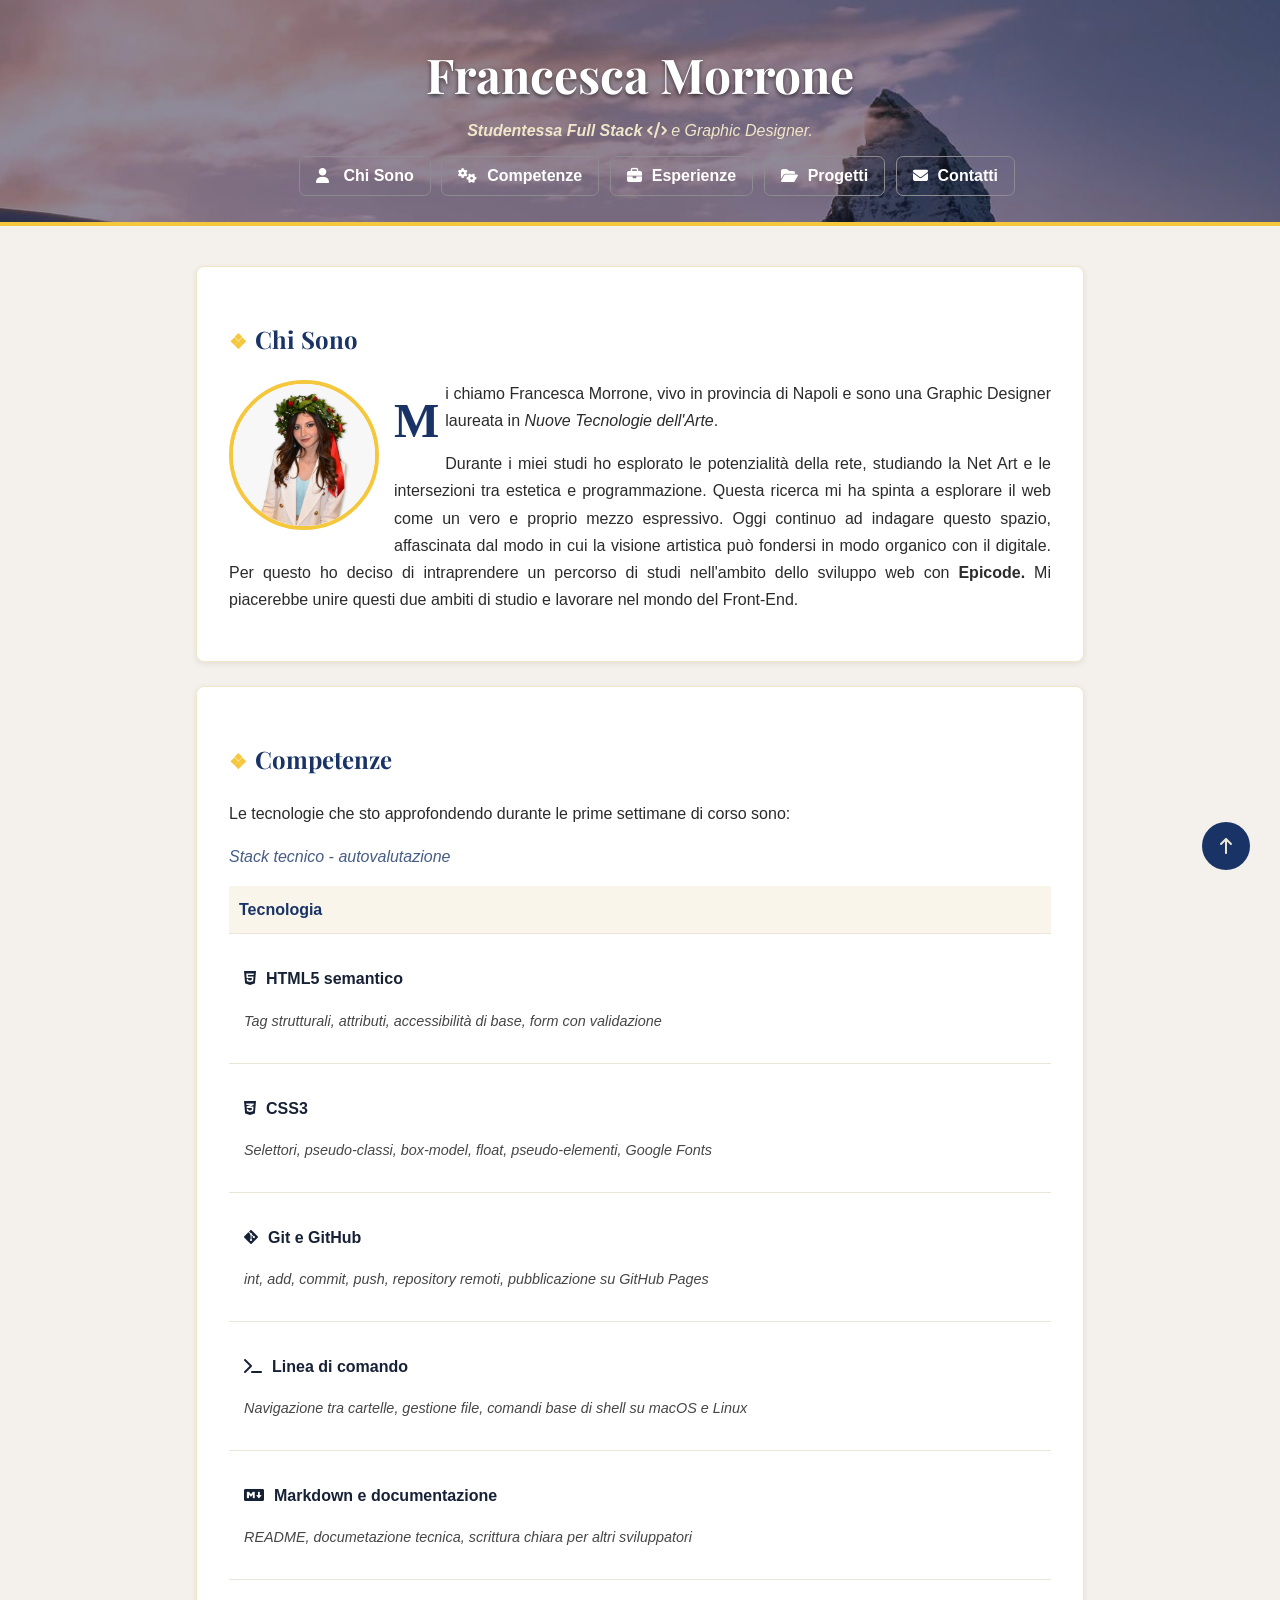
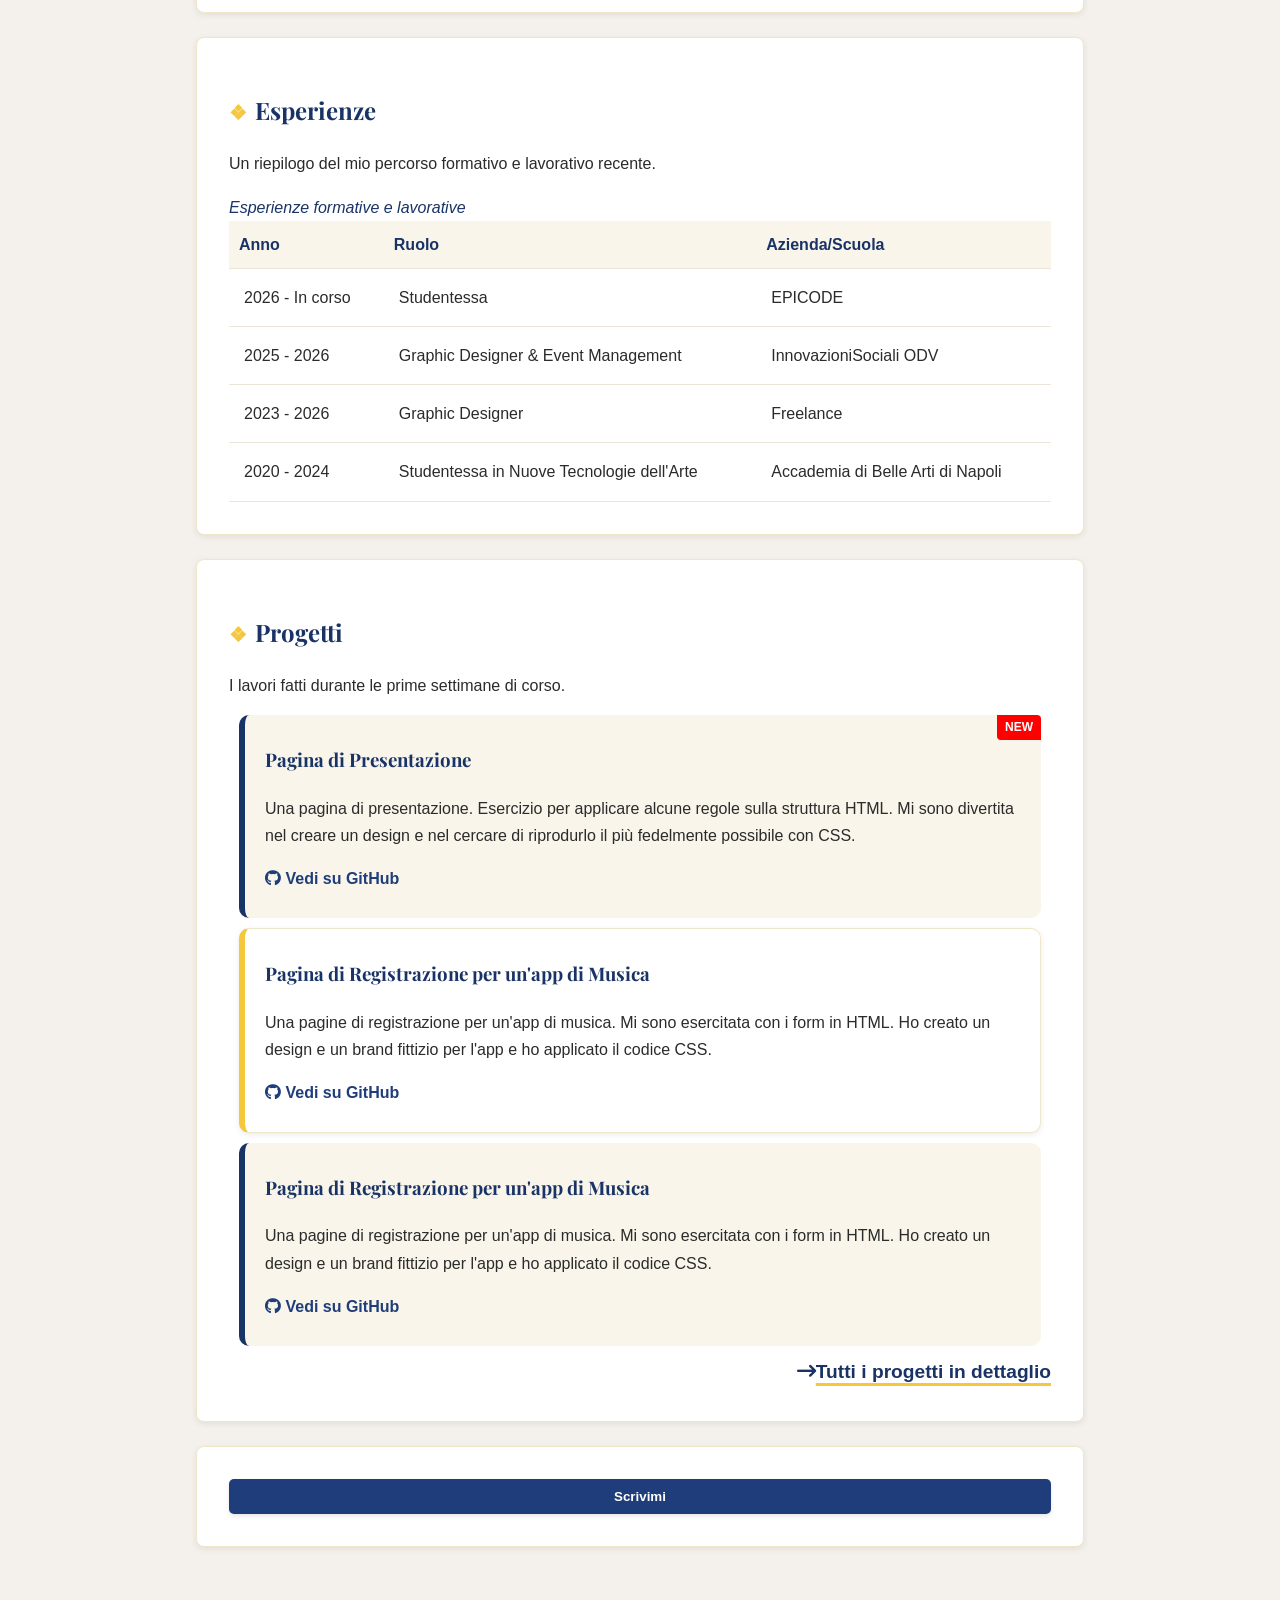
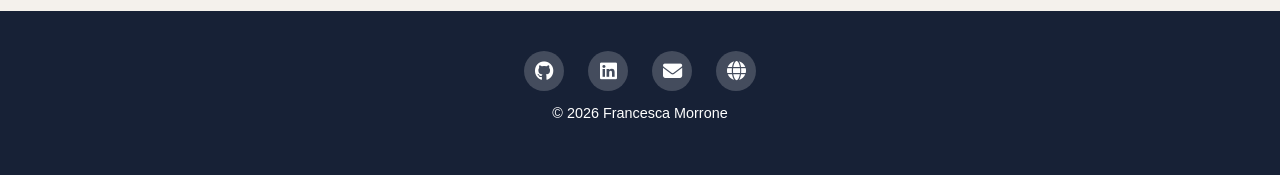
<file: index.html>
<!DOCTYPE html>
<html lang="it">

<head>
    <meta charset="UTF-8">
    <meta name="viewport" content="width=device-width, initial-scale=1.0">
    <title>Portfolio di Francesca Morrone</title>
    <link rel="stylesheet" href="assets/CSS/style.css" />
    <link rel="stylesheet" href="https://cdnjs.cloudflare.com/ajax/libs/font-awesome/6.5.2/css/all.min.css" />
</head>

<body>

    <!--blocco header-->
    <header id="site-header">
        <h1 id="start">Francesca Morrone</h1>
        <p class="tagline"><strong>Studentessa Full Stack <i class="fa-solid fa-code"></i></strong> e Graphic Designer.
        </p>
        <!--blocco nav-->
        <nav>
            <ul>
                <li><a href="#chi-sono"><i class="navbar-icons fa-solid fa-user"></i> Chi Sono</a></li>
                <li><a href="#competenze"><i class="navbar-icons fa-solid fa-gears"></i>Competenze</a></li>
                <li><a href="#esperienze"><i class="navbar-icons fa-solid fa-briefcase"></i>Esperienze</a></li>
                <li><a href="#progetti"><i class="navbar-icons fa-sharp fa-solid fa-folder-open"></i>Progetti</a></li>
                <li><a href="#contatti"><i class="navbar-icons fa-solid fa-envelope"></i>Contatti</a></li>
            </ul>
        </nav>
    </header>

    <!--blocco main-->
    <main>
        <!--section "chi sono"-->
        <section id="chi-sono">
            <h2>Chi Sono</h2>

            <img src="assets/IMG/avatar.png" alt="foto profilo" class="avatar" />

            <div>
                <p>Mi chiamo Francesca Morrone, vivo in provincia di Napoli e sono una Graphic Designer laureata in
                    <em>Nuove Tecnologie dell'Arte</em>.
                </p>
                <p>Durante i miei studi ho esplorato le potenzialità della rete, studiando la Net Art e le intersezioni
                    tra
                    estetica e programmazione. Questa ricerca mi ha spinta a esplorare il web come un vero e proprio
                    mezzo
                    espressivo. Oggi continuo ad indagare questo spazio, affascinata dal modo in cui la visione
                    artistica
                    può fondersi in modo organico con il digitale. Per questo ho deciso di intraprendere un percorso di
                    studi nell'ambito dello sviluppo web con <strong>Epicode.</strong> Mi piacerebbe unire questi due
                    ambiti
                    di studio e lavorare nel mondo del Front-End.</p>
            </div>
        </section>

        <!--section "competenze"-->
        <section id="competenze">
            <h2>Competenze</h2>
            <p>Le tecnologie che sto approfondendo durante le prime settimane di corso sono:</p>
            <p>Stack tecnico - autovalutazione</p>

            <div class="table-wrapper">
                <table class="tabella-competenze">
                    <thead>
                        <tr>
                            <th>Tecnologia</th>
                            <!-- <th>Livello</th> -->
                        </tr>
                    </thead>

                    <tbody>
                        <tr>
                            <td>
                                <p><i class="fa-brands fa-html5"></i>HTML5 semantico</p>
                                <p>Tag strutturali, attributi, accessibilità di base, form con validazione</p>
                            </td>
                            <!-- <td>
                            <div class="gray-bar">
                                <div class="first-bar"></div>
                            </div>
                        </td> -->
                        </tr>
                        <tr>
                            <td>
                                <p><i class="fa-brands fa-css3-alt"></i>CSS3</p>
                                <p>Selettori, pseudo-classi, box-model, float, pseudo-elementi, Google Fonts</p>
                            </td>
                            <!-- <td>
                            <div class="gray-bar">
                                <div class="second-bar"></div>
                            </div>
                        </td> -->
                        </tr>
                        <tr>
                            <td>
                                <p><i class="fa-brands fa-git-alt"></i>Git e GitHub</p>
                                <p>int, add, commit, push, repository remoti, pubblicazione su GitHub Pages</p>
                            </td>
                            <!-- <td>
                            <div class="gray-bar">
                                <div class="third-bar"></div>
                            </div>
                        </td> -->
                        </tr>
                        <tr>
                            <td>
                                <p><i class="fa-sharp fa-solid fa-terminal"></i>Linea di comando</p>
                                <p>Navigazione tra cartelle, gestione file, comandi base di shell su macOS e Linux</p>
                            </td>
                            <!-- <td>
                            <div class="gray-bar">
                                <div class="fifth-bar"></div>
                            </div>
                        </td> -->
                        </tr>
                        <tr>
                            <td>
                                <p><i class="fa-brands fa-markdown"></i>Markdown e documentazione</p>
                                <p>README, documetazione tecnica, scrittura chiara per altri sviluppatori</p>
                            </td>
                            <!-- <td>
                            <div class="gray-bar">
                                <div class="fifth-bar"></div>
                            </div>
                        </td> -->
                        </tr>
                    </tbody>
                </table>
            </div>

        </section>

        <!--section "esperienze"-->
        <section id="esperienze">
            <h2>Esperienze</h2>
            <p>Un riepilogo del mio percorso formativo e lavorativo recente.</p>

            <div class="table-wrapper">
                <table class="tabella-esperienze">
                    <caption>Esperienze formative e lavorative</caption>
                    <thead>
                        <tr>
                            <th>Anno</th>
                            <th>Ruolo</th>
                            <th>Azienda/Scuola</th>
                        </tr>
                    </thead>
                    <tbody>
                        <tr>
                            <td>2026 - In corso</td>
                            <td>Studentessa</td>
                            <td>EPICODE</td>
                        </tr>
                        <tr>
                            <td>2025 - 2026</td>
                            <td>Graphic Designer & Event Management</td>
                            <td>InnovazioniSociali ODV</td>
                        </tr>
                        <tr>
                            <td>2023 - 2026</td>
                            <td>Graphic Designer</td>
                            <td>Freelance</td>
                        </tr>
                        <tr>
                            <td>2020 - 2024</td>
                            <td>Studentessa in Nuove Tecnologie dell'Arte</td>
                            <td>Accademia di Belle Arti di Napoli</td>
                        </tr>
                    </tbody>
                </table>
            </div>
        </section>

        <!--section "Progetti"-->
        <section id="progetti">

            <h2>Progetti</h2>
            <p>I lavori fatti durante le prime settimane di corso.</p>

            <!--profetto n1-->
            <div class="card-progetto">
                <h3>Pagina di Presentazione</h3>
                <p>Una pagina di presentazione. Esercizio per applicare alcune regole sulla struttura HTML. Mi sono
                    divertita nel creare un design e nel cercare di riprodurlo il più fedelmente possibile con CSS.</p>
                <p><a class="github" href="https://github.com/francescamorrone/epicode-challenge-n1" target="_blank"><i
                            class="fa-brands fa-github"></i> Vedi su GitHub</a>
                </p>
            </div>
            <!--progetti n2-->
            <div class="card-progetto">
                <h3>Pagina di Registrazione per un'app di Musica</h3>
                <p>Una pagine di registrazione per un'app di musica. Mi sono esercitata con i form in HTML. Ho creato un
                    design e un brand fittizio per l'app e ho applicato il codice CSS.</p>
                <p><a class="github" href="https://github.com/francescamorrone/epicode-challenge-n2" target="_blank"><i
                            class="fa-brands fa-github"></i> Vedi su GitHub</a>
                </p>
            </div>
            <!--progetto n3-->
            <div class="card-progetto">
                <h3>Pagina di Registrazione per un'app di Musica</h3>
                <p>Una pagine di registrazione per un'app di musica. Mi sono esercitata con i form in HTML. Ho creato un
                    design e un brand fittizio per l'app e ho applicato il codice CSS.</p>
                <p><a class="github" href="https://github.com/francescamorrone/epicode-challenge-n2" target="_blank"><i
                            class="fa-brands fa-github"></i> Vedi su GitHub</a>
                </p>
            </div>
            <a id="other-projects" href="tutti-i-progetti.html"><i class="fa-solid fa-arrow-right-long"></i>Tutti i
                progetti in dettaglio</a>
        </section>

        <!--section "contatti"-->
        <section>
            <button id="apri-contatti">Scrivimi</button>
        </section>

    </main>

    <div id="overlay-contatti" class="overlay" hidden>
        <div class="modal">
            <button class="close" id="chiusi-contatti"><i class="fa-solid fa-x"></i></button>

            <h2 id="contatti">Contattami</h2>
            <p>Compila il form per scrivermi. Ti rispondo entro 24 ore.</p>

            <form action="#" method="POST">

                <label for="name">Nome</label>
                <br />
                <input type="text" id="name" placeholder="es. Mario Rossi" name="name" required>
                </br> <br />

                <label for="email">Email</label>
                </br>
                <input type="email" placeholder="es. email@gmail.it" name="email" required>
                </br><br />

                <label for="reason-contact">Motivo del contatto</label>
                </br>
                <select id="reason-contact" name="reason-contact">
                    <option value="" selected></option>
                    <option value="work">Lavorativo</option>
                    <option value="collab">Collaborazione</option>
                    <option value="question">Domande</option>
                </select>
                </br><br />

                <label for="date">Data preferita per la risposta</label>
                </br>
                <input type="date" id="date" name="date">
                </br><br />

                <label for="message">Messaggio</label>
                </br>
                <textarea name="message" id="message" rows="5" required
                    placeholder="Scrivi qui il tuo messaggio..."></textarea>
                </br></br>

                <input type="checkbox" id="accept" name="accept" required>
                <label for="accept">Accetto di essere ricontattato</label>
                </br><br />

                <button type="submit" id="submit-form"><i
                        class="button-icon fa-sharp fa-solid fa-paper-plane"></i>Invia</button>

            </form>
        </div>
    </div>

    <a href="#" class="back-to-top" aria-label="Torna in cima">
        <svg xmlns="http://www.w3.org/2000/svg" width="20" height="20" fill="currentColor"
            viewBox="0 0 640 640"><!--!Font Awesome Free v7.3.1 by @fontawesome - https://fontawesome.com License - https://fontawesome.com/license/free Copyright 2026 Fonticons, Inc.-->
            <path
                d="M342.6 73.4C330.1 60.9 309.8 60.9 297.3 73.4L137.3 233.4C124.8 245.9 124.8 266.2 137.3 278.7C149.8 291.2 170.1 291.2 182.6 278.7L288 173.3L288 544C288 561.7 302.3 576 320 576C337.7 576 352 561.7 352 544L352 173.3L457.4 278.7C469.9 291.2 490.2 291.2 502.7 278.7C515.2 266.2 515.2 245.9 502.7 233.4L342.7 73.4z" />
        </svg>
        </svg></a>

    <!--blocco footer-->
    <footer id="site-footer">
        <div id="footer-icons">
            <a href="#"><i class="fa-brands fa-github"></i></a>
            <a href="#"><i class="fa-brands fa-linkedin"></i></a>
            <a href="#"><i class="fa-solid fa-envelope"></i></a>
            <a href="#"><i class="fa-solid fa-globe"></i></a>
        </div>
        <p>© 2026 Francesca Morrone</p>
    </footer>
    <script src="assets/JS/script.js"></script>
</body>

</html>
</file>
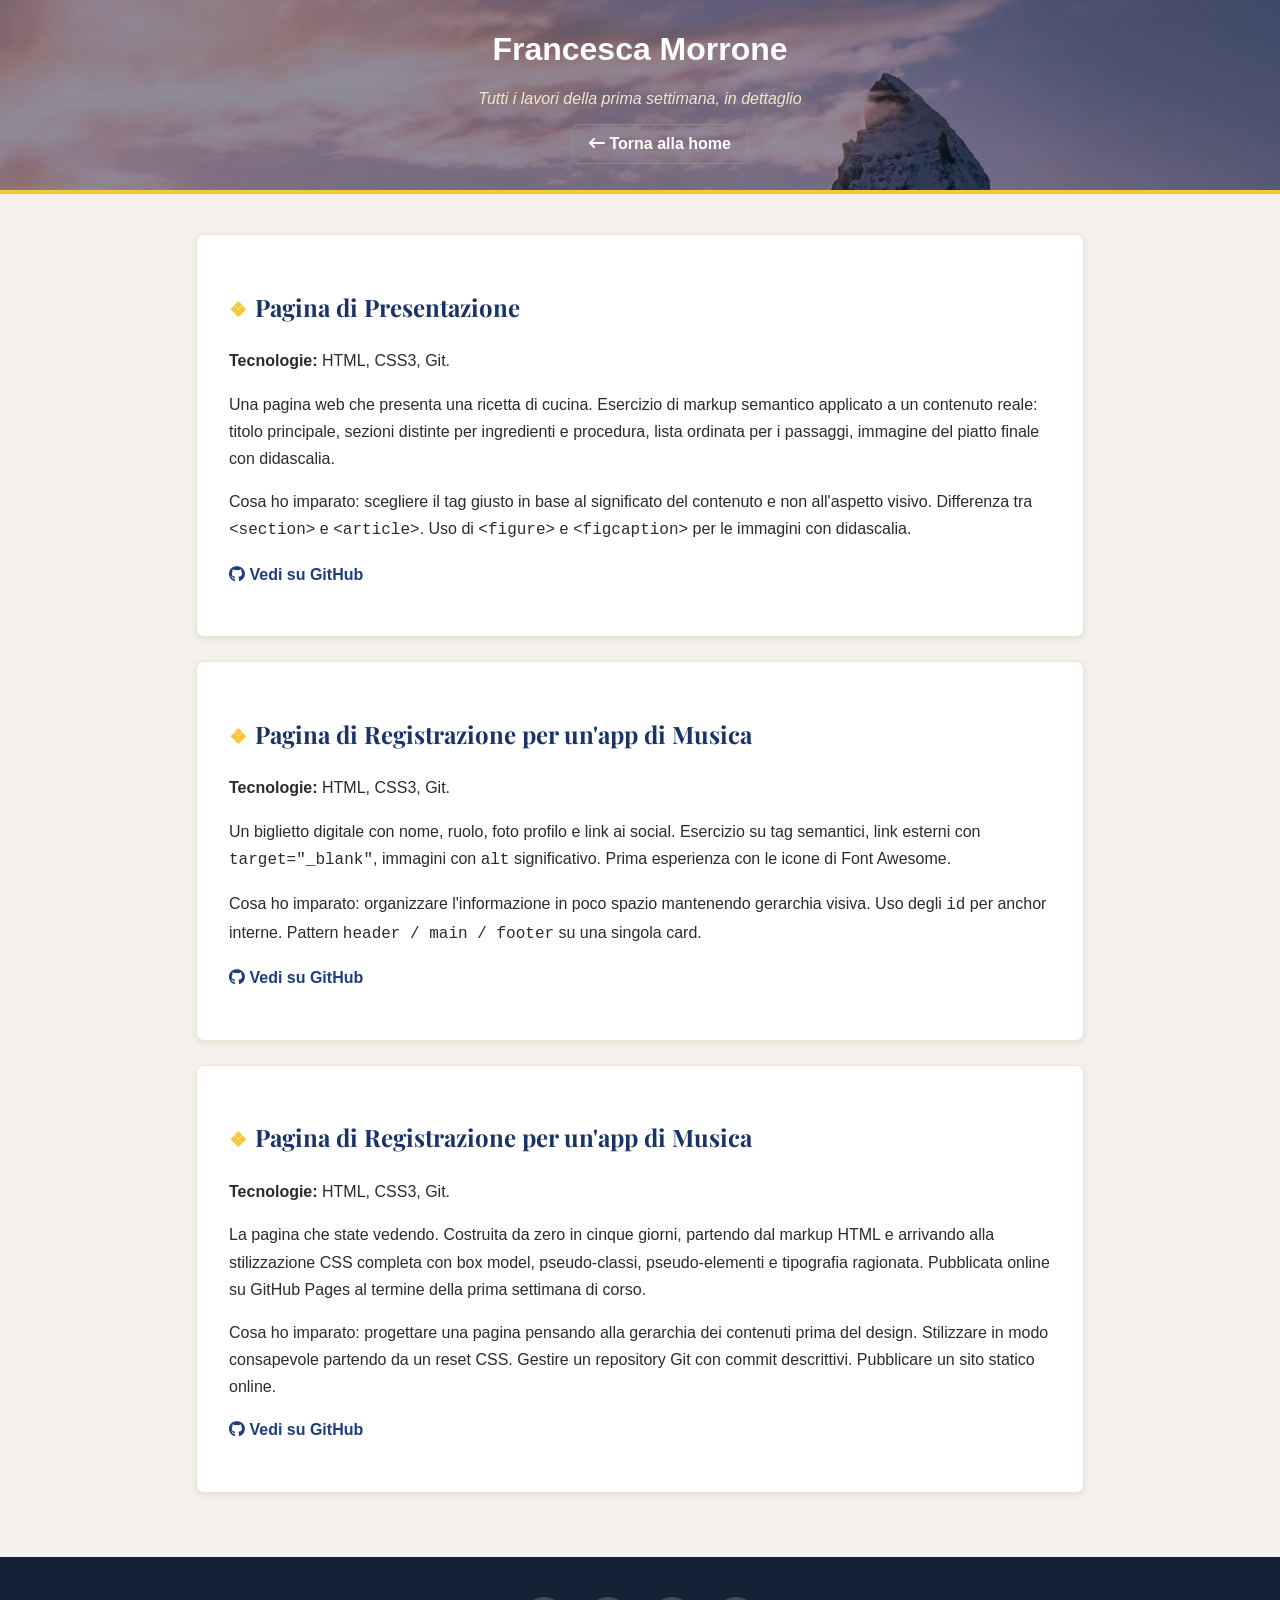
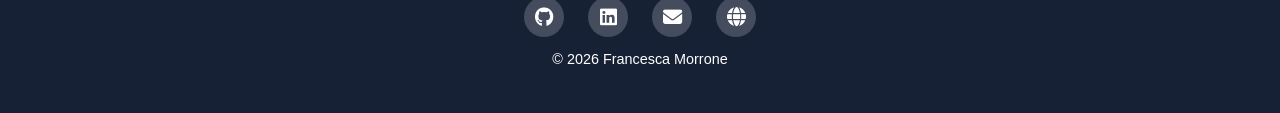
<file: tutti-i-progetti.html>
<!DOCTYPE html>
<html lang="it">

<head>
    <meta charset="UTF-8">
    <meta name="viewport" content="width=device-width, initial-scale=1.0">
    <title>Tutti i Progetti di Francesca Morrone</title>
    <link rel="stylesheet" href="assets/CSS/style.css" />
    <link rel="stylesheet" href="https://cdnjs.cloudflare.com/ajax/libs/font-awesome/6.5.2/css/all.min.css" />
</head>

<body>
    <header>
        <h1 id="start">Francesca Morrone</h1>
        <p class="tagline">Tutti i lavori della prima settimana, in dettaglio
        </p>
        <!--blocco nav-->
        <nav>
            <ul>
                <li><a href="index.html"><i class="fa-solid fa-arrow-left-long"></i> Torna alla home</a></li>
            </ul>
        </nav>
    </header>

    <main id="projects-cards">
        <section>
            <h2>Pagina di Presentazione</h2>
            <p><b>Tecnologie:</b> HTML, CSS3, Git.</p>
            <p>Una pagina web che presenta una ricetta di cucina. Esercizio di markup semantico applicato a un contenuto reale: titolo principale, sezioni distinte per ingredienti e procedura, lista ordinata per i passaggi, immagine del piatto finale con didascalia.</p>
            <p>Cosa ho imparato: scegliere il tag giusto in base al significato del contenuto e non all'aspetto visivo. Differenza tra <code>&ltsection&gt</code> e <code>&ltarticle&gt</code>. Uso di <code>&ltfigure&gt</code> e <code>&ltfigcaption&gt</code> per le immagini con didascalia.</p>
            <p><a class="github" href="https://github.com/francescamorrone/epicode-challenge-n1" target="_blank"><i
                        class="fa-brands fa-github"></i> Vedi su GitHub</a>
            </p>
        </section>

        <section>
            <h2>Pagina di Registrazione per un'app di Musica</h2>
            <p><b>Tecnologie:</b> HTML, CSS3, Git.</p>
            <p>Un biglietto digitale con nome, ruolo, foto profilo e link ai social. Esercizio su tag semantici, link esterni con <code>target="_blank"</code>, immagini con <code>alt</code> significativo. Prima esperienza con le icone di Font Awesome.</p>
            <p>Cosa ho imparato: organizzare l'informazione in poco spazio mantenendo gerarchia visiva. Uso degli <code>id</code> per anchor interne. Pattern <code>header / main / footer</code> su una singola card.</p>
            <p><a class="github" href="https://github.com/francescamorrone/epicode-challenge-n1" target="_blank"><i
                        class="fa-brands fa-github"></i> Vedi su GitHub</a>
            </p>
        </section>

        <section>
            <h2>Pagina di Registrazione per un'app di Musica</h2>
            <p><b>Tecnologie:</b> HTML, CSS3, Git. </p>
            <p>La pagina che state vedendo. Costruita da zero in cinque giorni, partendo dal markup HTML e arrivando alla stilizzazione CSS completa con box model, pseudo-classi, pseudo-elementi e tipografia ragionata. Pubblicata online su GitHub Pages al termine della prima settimana di corso.</p>
            <p>Cosa ho imparato: progettare una pagina pensando alla gerarchia dei contenuti prima del design. Stilizzare in modo consapevole partendo da un reset CSS. Gestire un repository Git con commit descrittivi. Pubblicare un sito statico online.</p>
            <p><a class="github" href="https://github.com/francescamorrone/epicode-challenge-n1" target="_blank"><i
                        class="fa-brands fa-github"></i> Vedi su GitHub</a>
            </p>
        </section>
    </main>
        <!--blocco footer-->
    <footer id="site-footer">
        <div id="footer-icons">
            <a href="#"><i class="fa-brands fa-github"></i></a>
            <a href="#"><i class="fa-brands fa-linkedin"></i></a>
            <a href="#"><i class="fa-solid fa-envelope"></i></a>
            <a href="#"><i class="fa-solid fa-globe"></i></a>
        </div>
        <p>© 2026 Francesca Morrone</p>
    </footer>
</body>

</html>
</file>
<file: assets/CSS/style.css>
@import url('https://fonts.googleapis.com/css2?family=Playfair+Display:ital,wght@0,400..900;1,400..900&display=swap');

*,
*::before,
*::after {
    box-sizing: border-box;
}

html,
body {
    margin: 0;
    padding: 0;
    font-family: 'Inter', Arial, sans-serif;
    font-size: 16px;
    background-color: #f4f1ec;
    color: #2b2b2b;
    scroll-behavior: smooth;
}


::-webkit-scrollbar {
    width: 6px; /* Larghezza della barra di scorrimento verticale */
}

::-webkit-scrollbar-track {
    background: transparent;
    margin-block: 20px; 
}

::-webkit-scrollbar-thumb {
    background: #c5b476;
    border-radius: 10px;
}


img {
    max-width: 100%;
    height: auto;
}

.back-to-top {
    position: fixed;
    bottom: 30px;
    right: 30px;
    width: 48px;
    height: 48px;
    border-radius: 50%;
    background-color: #193366;
    color: #ECE6D8;
    z-index: 50;
    display: flex;
    justify-content: center;
    align-items: center;
    text-decoration: none;
}

.overlay {
    position: fixed;
    top: 0;
    left: 0;
    right: 0;
    bottom: 0;
    background: rgba(0, 0, 0, 0.5);
    z-index: 1000;

}

.modal {
    position: absolute;
    top: 50%;
    left: 50%;
    transform: translate(-50%, -50%);
    border-radius: 20px;
    box-shadow: 0 0 100px rgba(0, 0, 0, 0.5);
    border: 2px solid rgba(255, 255, 255, 0.18);
    background-color: #ECE6D8;
    padding: 30px 20px 20px 20px; 
    display: flex;
    align-items: center;
    justify-content: flex-start; 
    flex-direction: column;
    width: 90%;
    max-width: 480px;
    max-height: 90vh;
    overflow-y: auto; 
}

.modal label {
    font-size: 0.85rem;
    margin-top: 10px;
    margin-bottom: 3px;
}

.overlay[hidden] {
    display: none;
}

.close {
    position: absolute;
    top: 15px; 
    right: 15px;
    background: rgba(230, 109, 90, 0.285);
    color: rgb(206, 31, 31);
    font-size: 0.8rem;
    width: 25px;
    height: 25px; 
    padding: 0;
    border-radius: 50%;
    border: none;
    display: flex;
    justify-content: center;
    align-items: center;
    cursor: pointer;
	 transition: all 0.2s ease;
}

.close:hover {
    transform: scale(1.2);
    background-color: rgba(240, 95, 95, 0.822);
    color: white;
}

main {
    max-width: 920px;
    margin: 0 auto;
    padding: 40px 16px;
    line-height: 1.7;
}

main section {
    padding: 16px;
}

header {
    background-color: rgb(144, 144, 165);
    background-image: url(../IMG/header-bg.jpg);
    background-blend-mode: multiply;
    background-size: cover;
    background-position: center;
    color: #fff;
    text-align: center;
    /* padding: 60px 20px 40px; */
    padding: 20px 16px 20px;
    border-bottom: 4px solid hsl(45, 90%, 60%);
    position: sticky;
    top: 0;
    z-index: 100;
}

#site-header h1 {
    font-size: clamp(1.5rem,
            4vw,
            3rem);
    text-shadow: 0 2px 4px rgba(0, 0, 0, 0.6);
    margin-bottom: auto;
    color: #fff;
    font-family: 'Playfair Display', Georgia, serif;
}

h2,
h3 {
    font-family: 'Playfair Display', Georgia, serif;
    color: #193366;
}

nav a {
    color: #fff;
    font-weight: bold;
    text-decoration: none;
    border: 1px solid #8b8b90;
    padding: 10px 16px;
    border-radius: 7px;
    display: inline-block;
}

nav a:hover {
    background-color: hsl(45, 90%, 60%);
    color: #193366;
}

#site-header nav li {
    list-style-type: none;
    display: inline;
}

nav li {
    list-style-type: none;
}

#site-header nav li:not(#competenze) {
    margin-right: 6px;
}

.tagline {
    font-style: italic;
    color: #F0E7C8;
}

/*icone navbar*/
.navbar-icons,
.button-icon {
    font-size: 15px;
    padding-right: 10px;
}


/*cards*/
main section {
    padding: 32px;
    margin-bottom: 24px;
    background-color: #fff;
    border: 1px solid #F0E7C8;
    border-radius: 8px;
    box-shadow: 0 2px 6px rgba(0, 0, 0, 0.08);
}

/* main section:first-child {
    margin-top: -100px;
} */

/*rombo*/
main section h2::before {
    content: '\2756';
    color: hsl(45, 90%, 60%);
    padding-right: 8px;
    font-size: 20px;
}


/*sezione "chi sono"*/

.avatar {
    width: 150px;
    height: 150px;
    border: 4px solid hsl(45, 90%, 60%);
    border-radius: 50%;
    display: block;
    margin: 0 auto 16px;
}

#competenze {
    clear: both;
}

#chi-sono {
    background-color: #ffffff;
    text-align: justify;
}

#chi-sono p:first-of-type::first-letter {
    font-size: 3rem;
    font-family: 'Inter';
    float: left;
    font-weight: bold;
    margin-right: 6px;
    color: #193366;
}

/*sezione competenze*/

#competenze td p:first-child {
    color: #172136;
    font-weight: bold;
}

#competenze p:nth-child(3) {
    color: #475C85;
    font-style: italic;
}

.tabella-competenze p:nth-child(2) {
    color: rgb(70, 70, 70);
    font-style: italic;
    font-size: 0.9rem;
}

table,
#esperienza {
    width: 100%;
    border-collapse: collapse;
}


.tabella-competenze {
    border-bottom: 1px solid #ECE6D8;
    padding: 15px;
}

td {
    border-bottom: 1px solid #ECE6D8;
    padding: 15px;
}

th {
    color: #193366;
    text-align: left;
    background-color: #F9F5EA;
    padding: 10px;
    border-bottom: 1px solid #ECE6D8;
}


.tabella-competenze tr th:first-child {
    width: 40%;
}

.tabella-competenze tr th:last-child {
    width: 60%;
}

.tabella-competenze i {
    padding-right: 10px;
}

/* .gray-bar {
    height: 15px;
    border-radius: 20px;
    background-color: #ECE6D8;
}

.first-bar,
.second-bar,
.third-bar,
.forth-bar,
.fifth-bar {
    height: 15px;
    border-radius: 20px;
    width: 80%;
    background-color: hsl(45, 90%, 60%);
}

.second-bar {
    width: 70%;
}

.third-bar {
    width: 50%;
}

.forth-bar {
    width: 40%;
}

.fifth-bar {
    width: 60%;
} */

#esperienze caption {
    text-align: left;
    color: #193366;
    font-style: italic;
}

/*progetti*/

.github {
    color: #1F3D7A;
    font-weight: bold;
    text-decoration: none;
}

.github:hover {
    border-bottom: 3px solid hsl(45, 90%, 60%);
    ;
}

.card-progetto {
    position: relative;
}

#progetti div:first-of-type h3::after {
    content: "NEW";
    font-family: 'Inter', Arial, sans-serif;
    padding: 2px 8px;
    margin-left: 12px;
    background-color: red;
    color: #ffffff;
    border-radius: 0 4px 0 4px;
    font-size: 0.75rem;
    position: absolute;
    top: 0;
    right: 0;
}

#other-projects {
    display: block;
    text-align: right;
    color: #193366;
    font-weight: bold;
    font-size: 1.2rem;
    text-decoration: underline;
    text-decoration-thickness: 3px;
    text-decoration-color: hsl(45, 90%, 60%);
    text-underline-offset: 5px;
}

#other-projects:visited {
    color: #193366;
}


#progetti div:nth-of-type(odd) {
    background-color: #F9F5EA;
    border-radius: 10px;
    padding: 10px 20px;
    margin: 10px;
    border-left: 6px solid #193366;
}

#progetti div:nth-of-type(even) {
    background-color: #fff;
    box-shadow: 0 2px 6px rgba(0, 0, 0, 0.08);
    border: 1px solid #F0E7C8;
    border-radius: 10px;
    padding: 10px 20px;
    margin: 10px;
    border-left: 6px solid hsl(45, 90%, 60%);
}

/*form*/

form {
    width: 100%;
}

label:not(:last-of-type) {
    font-weight: bold;
    color: #1F3D7A;
}

input,
textarea,
select {
    font-size: 16px;
    width: 100%;
    background-color: #f4f1ec;
    border-style: none;
    border: 1px solid #b6af9d;
    padding: 10px;
    border-radius: 5px;
}

input:focus,
textarea:focus,
select:focus {
    background-color: #fff;
    border: 1px solid #193366;

}

::placeholder {
    color: #A39B87;
    font-family: 'Inter', Arial, sans-serif;
    font-style: italic;
}

input[type='checkbox'] {
    width: auto;
}

button {
    width: 100%;
    color: white;
    background-color: hsl(220, 60%, 30%);
    font-weight: bold;
    border-radius: 5px;
    padding: 10px 25px;
    border: none;
    box-shadow: 0 2px 4px rgba(0, 0, 0, 0.1);
}

button:hover {
    background-color: hsl(220, 60%, 45%);
    box-shadow: 0 4px 8px rgba(0, 0, 0, 0.15);
}


/*footer*/
#site-footer {
    background-color: #172136;
    color: #ffffff;
    text-align: center;
    font-size: 0.9rem;
}

#footer-icons {
    text-align: center;
}

#footer-icons a i {
    color: #fff;
    border-radius: 50%;
    display: inline-block;
    margin: 0 10px;
    font-size: 1.2rem;
    background-color: rgba(255, 255, 255, 0.193);
    width: 40px;
    height: 40px;
    line-height: 40px;
    text-align: center;

    text-decoration: none;
}

#footer-icons i:hover {
    background-color: hsl(45, 90%, 60%);
    color: #172136;
}


footer {
    padding: 40px 20px;
}

.table-wrapper {
    overflow-x: auto;
}

table {
    min-width: 480px;
}



@media (min-width: 768px) {
    header {
        padding: 10px;
    }

    ;

    main {
        padding: 40px 20px;
    }

    section {
        padding: 32px;
    }

    .avatar {
        float: left;
        margin-right: 15px;
    }

    .modal form,
    .modal form button {
        width: 100%;
    }
}

@media (min-width: 1200px) {
    section {
        max-width: 920px;
    }
}
</file>
